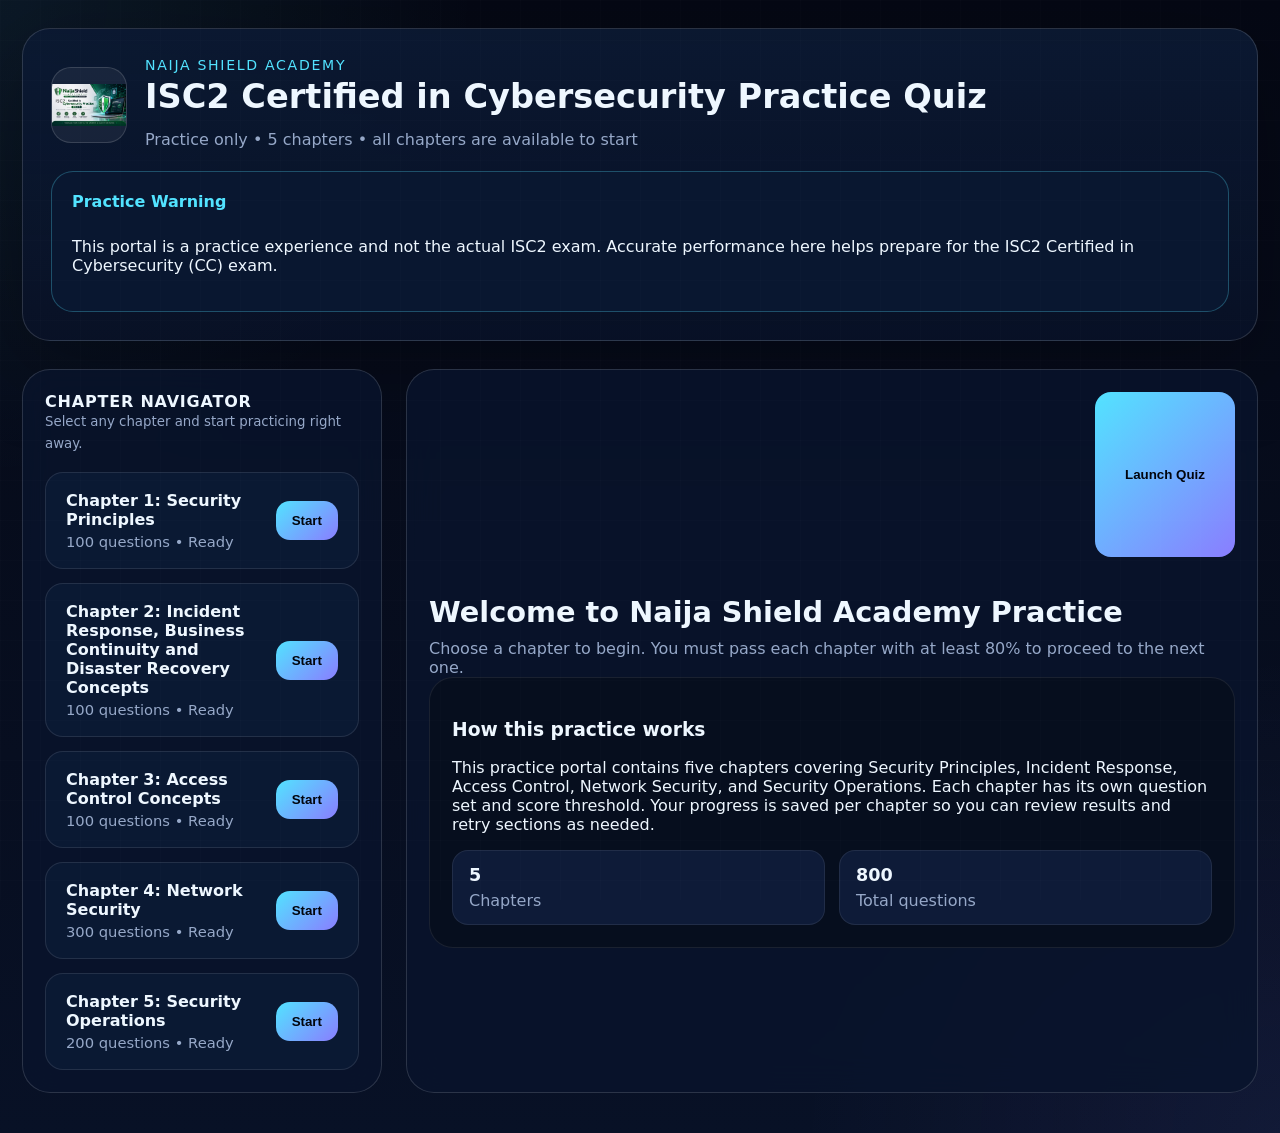
<file: index.html>
<!DOCTYPE html>
<html lang="en">
<head>
  <meta charset="UTF-8" />
  <meta name="viewport" content="width=device-width, initial-scale=1.0" />
  <meta name="description" content="Naija Shield Academy ISC2 Certified in Cybersecurity practice portal with chapter gating, scoring, and futuristic study UI." />
  <title>Naija Shield Academy | ISC2 Certified in Cybersecurity Practice</title>
  <link rel="icon" href="Image/Preview.png" />
  <link rel="stylesheet" href="styles.css" />
</head>
<body>
  <div class="app-shell">
    <header class="hero-panel">
      <div class="brand-block">
        <img class="brand-logo" src="Image/Preview.png" alt="Naija Shield Academy Logo" />
        <div>
          <p class="eyebrow">Naija Shield Academy</p>
          <h1>ISC2 Certified in Cybersecurity Practice Quiz</h1>
          <p class="subtitle">Practice only • 5 chapters • all chapters are available to start</p>
        </div>
      </div>
      <div class="warning-card">
        <strong>Practice Warning</strong>
        <p>This portal is a practice experience and not the actual ISC2 exam. Accurate performance here helps prepare for the ISC2 Certified in Cybersecurity (CC) exam.</p>
      </div>
    </header>

    <main class="main-grid">
      <aside class="nav-panel glass-panel">
        <div class="nav-heading">
          <span>Chapter Navigator</span>
          <small>Select any chapter and start practicing right away.</small>
        </div>
        <div id="chapterList" class="chapter-list"></div>
      </aside>

      <section class="content-panel glass-panel">
        <div class="page-actions">
          <button class="control-button primary" id="launchQuizButton">Launch Quiz</button>
        </div>
        <div id="pageContent"></div>
      </section>
    </main>
  </div>

  <template id="chapterCardTemplate">
    <article class="chapter-card">
      <div>
        <h3 class="chapter-title"></h3>
        <p class="chapter-meta"></p>
      </div>
      <button class="chapter-action">Start</button>
    </article>
  </template>

  <script src="script.js"></script>
</body>
</html>
</file>
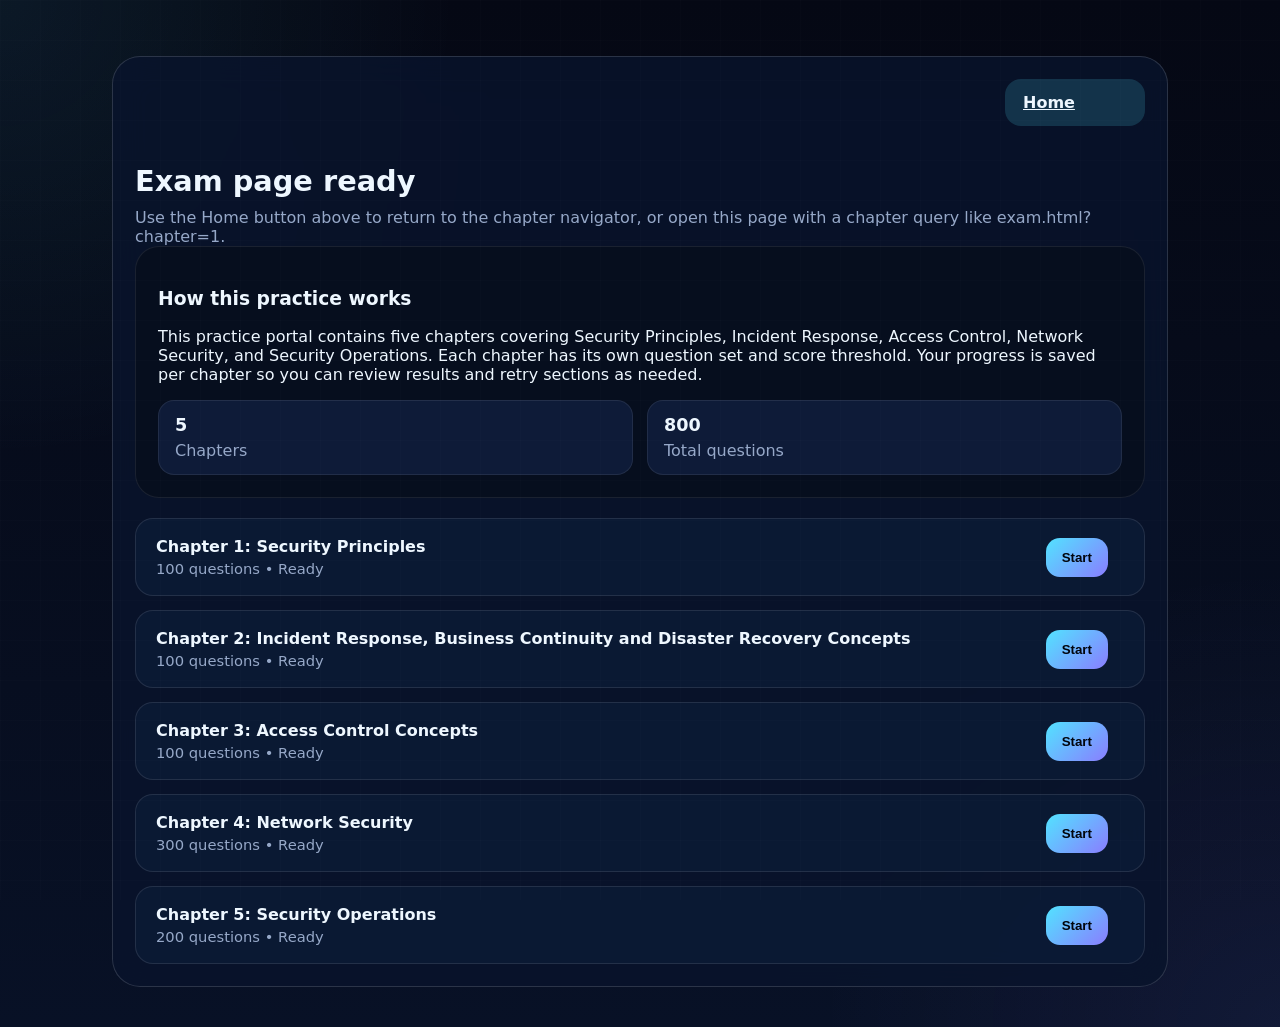
<file: exam.html>
<!DOCTYPE html>
<html lang="en">
<head>
  <meta charset="UTF-8" />
  <meta name="viewport" content="width=device-width, initial-scale=1.0" />
  <meta name="description" content="Naija Shield Academy ISC2 Certified in Cybersecurity dedicated exam page." />
  <title>Naija Shield Academy | Exam</title>
  <link rel="icon" href="Image/Preview.png" />
  <link rel="stylesheet" href="styles.css" />
</head>
<body data-page="exam">
  <div class="app-shell exam-shell">
    <main class="main-grid exam-grid">
      <section class="content-panel glass-panel exam-panel">
        <div class="page-actions exam-actions">
          <a class="control-button" href="index.html">Home</a>
        </div>
        <div id="pageContent"></div>
        <div id="chapterList" class="chapter-list"></div>
      </section>
    </main>
  </div>

  <template id="chapterCardTemplate">
    <article class="chapter-card">
      <div class="chapter-summary">
        <div>
          <h3 class="chapter-title"></h3>
          <p class="chapter-meta"></p>
        </div>
        <button class="chapter-action">Start</button>
      </div>
      <div class="chapter-body"></div>
    </article>
  </template>

  <script src="script.js"></script>
</body>
</html>
</file>
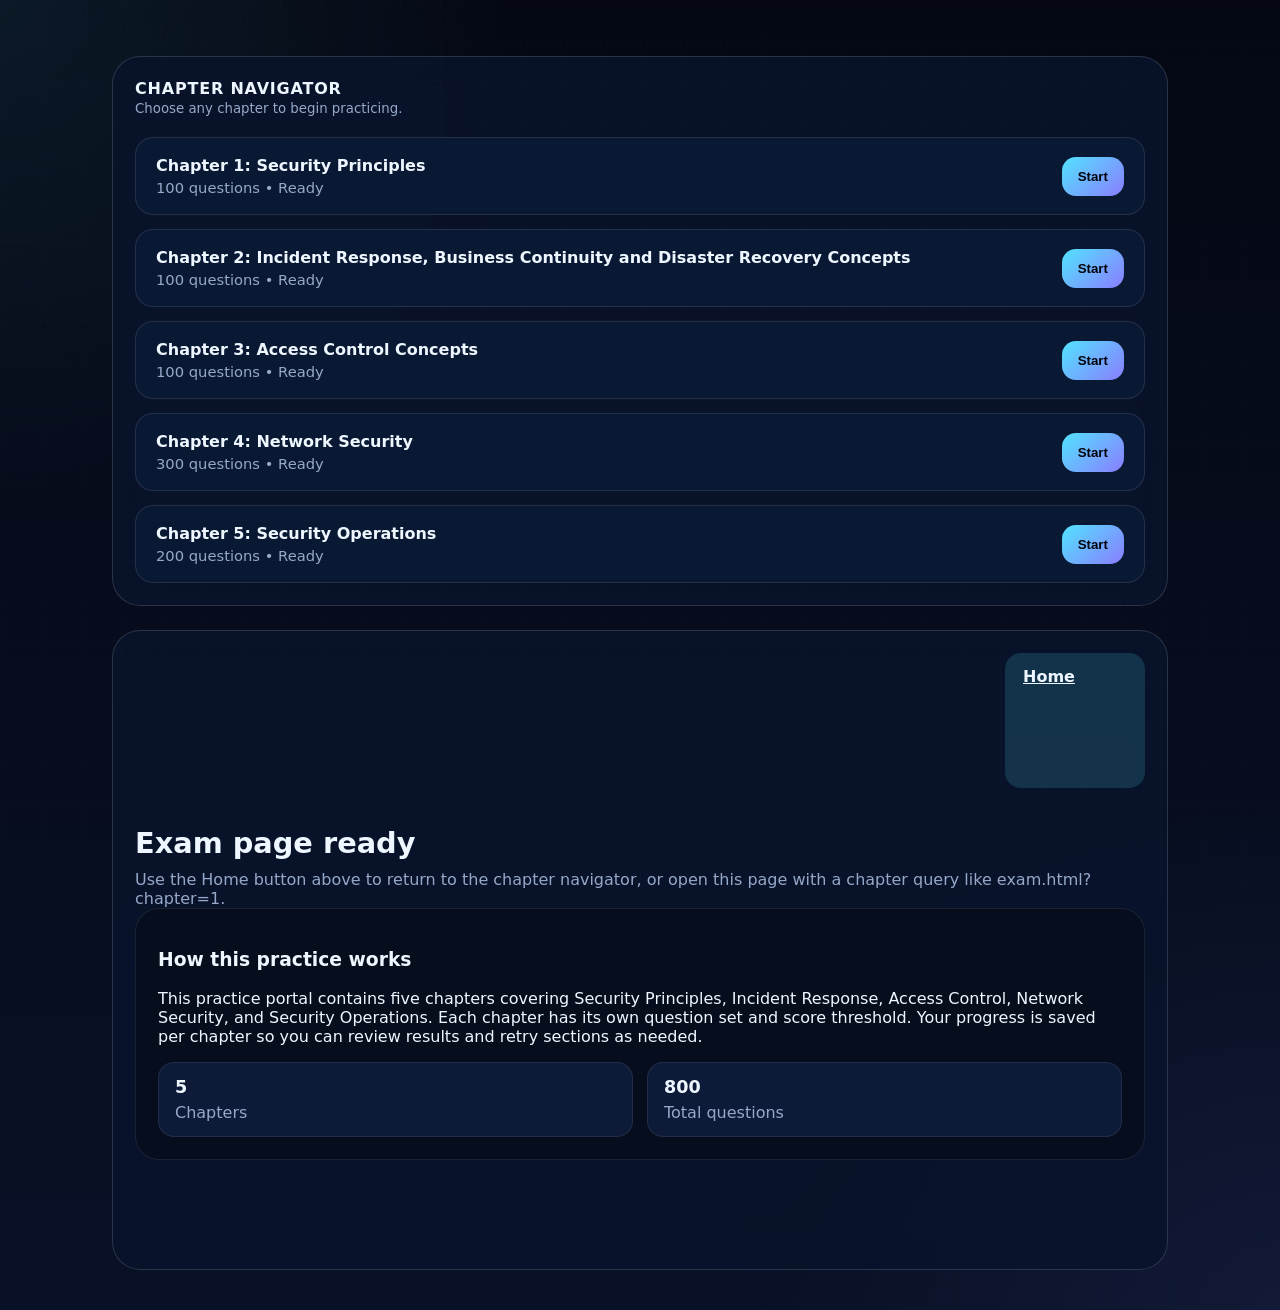
<file: practice.html>
<!DOCTYPE html>
<html lang="en">
<head>
  <meta charset="UTF-8" />
  <meta name="viewport" content="width=device-width, initial-scale=1.0" />
  <meta name="description" content="Naija Shield Academy ISC2 Certified in Cybersecurity practice portal." />
  <title>Naija Shield Academy | Practice</title>
  <link rel="icon" href="Image/Preview.png" />
  <link rel="stylesheet" href="styles.css" />
</head>
<body data-page="exam">
  <div class="app-shell exam-shell">
    <main class="main-grid exam-grid">
      <aside class="nav-panel glass-panel">
        <div class="nav-heading">
          <span>Chapter Navigator</span>
          <small>Choose any chapter to begin practicing.</small>
        </div>
        <div id="chapterList" class="chapter-list"></div>
      </aside>

      <section class="content-panel glass-panel exam-panel">
        <div class="page-actions exam-actions">
          <a class="control-button" href="index.html">Home</a>
        </div>
        <div id="pageContent"></div>
      </section>
    </main>
  </div>

  <template id="chapterCardTemplate">
    <article class="chapter-card">
      <div>
        <h3 class="chapter-title"></h3>
        <p class="chapter-meta"></p>
      </div>
      <button class="chapter-action">Start</button>
    </article>
  </template>

  <script src="script.js"></script>
</body>
</html>
</file>
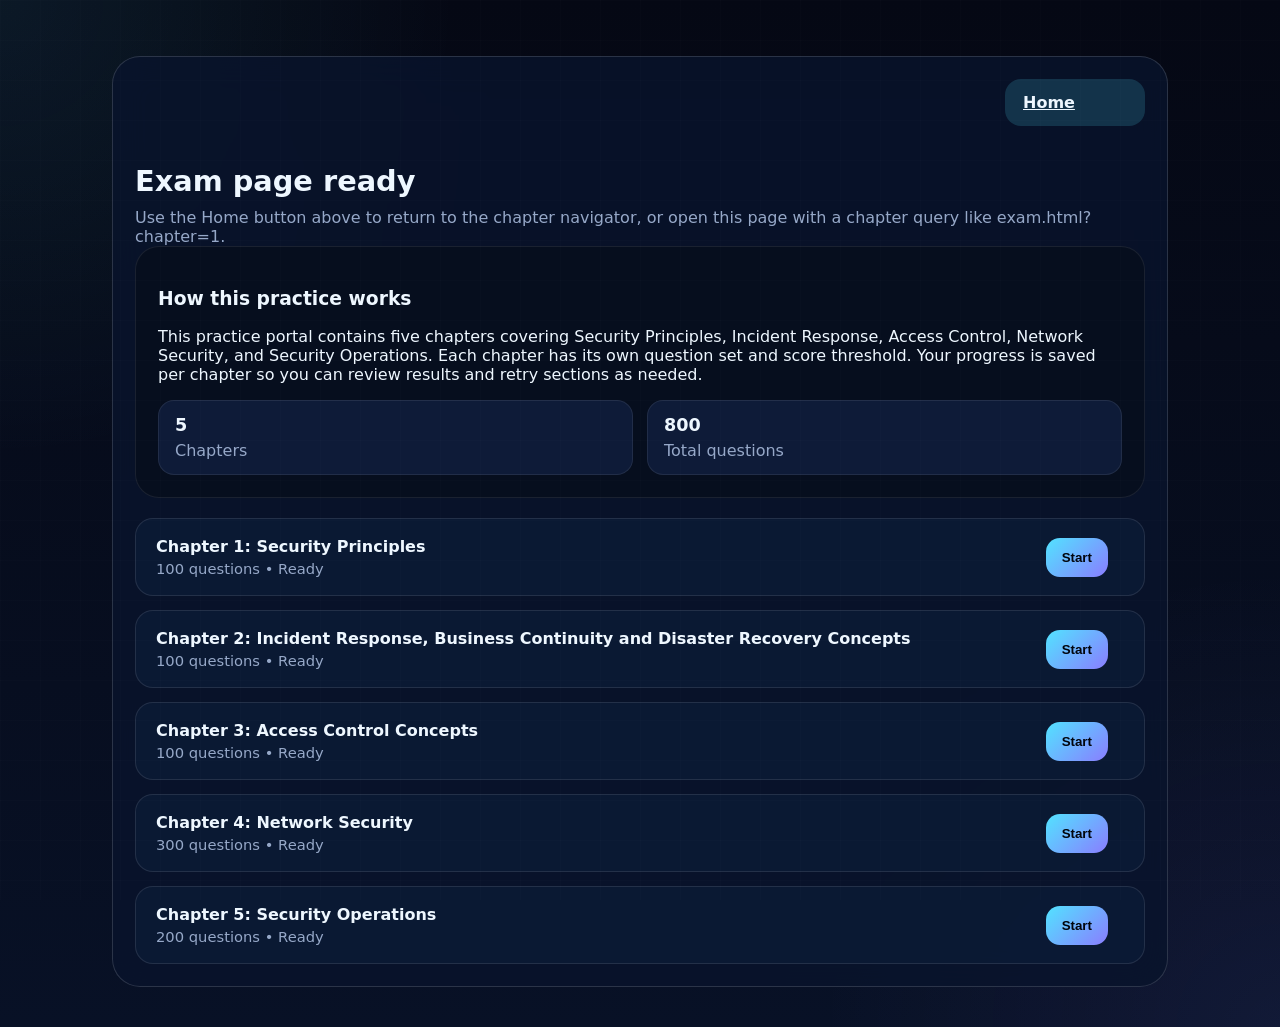
<file: quiz.html>
<!DOCTYPE html>
<html lang="en">
<head>
  <meta charset="UTF-8" />
  <meta name="viewport" content="width=device-width, initial-scale=1.0" />
  <meta name="description" content="Redirecting to the dedicated exam page." />
  <meta http-equiv="refresh" content="0;url=exam.html" />
  <title>Naija Shield Academy | Redirecting</title>
  <link rel="icon" href="Image/Preview.png" />
  <link rel="stylesheet" href="styles.css" />
</head>
<body>
  <p>Redirecting to the dedicated exam page... <a href="exam.html">Click here if you are not redirected.</a></p>
  <script>window.location.replace('exam.html');</script>
</body>
</html>
</file>
<file: styles.css>
:root {
  color-scheme: dark;
  --bg: #050912;
  --surface: rgba(9, 20, 45, 0.82);
  --surface-strong: rgba(14, 30, 62, 0.96);
  --text: #eef7ff;
  --muted: #96a8c8;
  --accent: #52e3ff;
  --accent-2: #8a7dff;
  --glow: rgba(82, 227, 255, 0.2);
  --border: rgba(255, 255, 255, 0.14);
  --shadow: 0 24px 90px rgba(0, 0, 0, 0.28);
}

* {
  box-sizing: border-box;
}

html, body {
  margin: 0;
  min-height: 100%;
  background: radial-gradient(circle at top left, rgba(82, 227, 255, 0.08), transparent 28%),
    radial-gradient(circle at bottom right, rgba(138, 125, 255, 0.08), transparent 28%),
    linear-gradient(180deg, #050814 0%, #081126 100%);
  color: var(--text);
  font-family: Inter, ui-sans-serif, system-ui, -apple-system, BlinkMacSystemFont, "Segoe UI", sans-serif;
}

body::after {
  content: "";
  position: fixed;
  inset: 0;
  background: repeating-linear-gradient(90deg, rgba(255,255,255,0.01) 0, rgba(255,255,255,0.01) 1px, transparent 1px, transparent 40px),
    repeating-linear-gradient(180deg, rgba(255,255,255,0.01) 0, rgba(255,255,255,0.01) 1px, transparent 1px, transparent 40px);
  pointer-events: none;
}

.app-shell {
  max-width: 1440px;
  margin: 0 auto;
  padding: 28px 22px 40px;
}

.hero-panel {
  display: grid;
  gap: 18px;
  padding: 28px;
  border: 1px solid var(--border);
  border-radius: 28px;
  background: linear-gradient(180deg, rgba(11, 25, 50, 0.96), rgba(9, 18, 40, 0.84));
  box-shadow: var(--shadow);
}

.brand-block {
  display: flex;
  gap: 18px;
  align-items: center;
}

.brand-logo {
  width: 76px;
  height: 76px;
  border-radius: 20px;
  border: 1px solid rgba(255,255,255,0.14);
  background: rgba(255,255,255,0.06);
  object-fit: contain;
}

.eyebrow {
  margin: 0 0 6px;
  color: var(--accent);
  font-size: 0.88rem;
  letter-spacing: 0.12em;
  text-transform: uppercase;
}

.hero-panel h1 {
  margin: 0;
  font-size: clamp(2.1rem, 2.5vw, 3.2rem);
  line-height: 1.05;
}

.subtitle {
  margin: 12px 0 0;
  color: var(--muted);
  max-width: 720px;
  line-height: 1.7;
}

.warning-card {
  display: grid;
  gap: 10px;
  padding: 20px;
  border-radius: 22px;
  border: 1px solid rgba(82, 227, 255, 0.28);
  background: rgba(10, 24, 49, 0.92);
}

.warning-card strong {
  color: var(--accent);
  font-size: 1rem;
}

.main-grid {
  display: grid;
  grid-template-columns: minmax(300px, 360px) 1fr;
  gap: 24px;
  margin-top: 28px;
}

.exam-grid {
  grid-template-columns: 1fr;
}

.exam-shell {
  max-width: 1100px;
}

.exam-panel {
  max-width: 1024px;
  margin: 0 auto;
  width: 100%;
}

.glass-panel {
  padding: 22px;
  border: 1px solid var(--border);
  border-radius: 28px;
  background: var(--surface);
  -webkit-backdrop-filter: blur(18px);
  backdrop-filter: blur(18px);
}

.nav-panel {
  display: flex;
  flex-direction: column;
  gap: 18px;
}

.nav-heading span {
  display: block;
  font-weight: 700;
  letter-spacing: 0.05em;
  text-transform: uppercase;
}

.nav-heading small {
  color: var(--muted);
  line-height: 1.6;
}

.chapter-list {
  display: grid;
  gap: 14px;
}

.chapter-card {
  display: grid;
  grid-template-columns: 1fr auto;
  align-items: center;
  gap: 16px;
  padding: 16px 18px;
  border-radius: 18px;
  border: 1px solid rgba(255,255,255,0.1);
  background: rgba(12, 27, 54, 0.88);
}

.chapter-card.expanded {
  grid-template-columns: 1fr;
  align-items: start;
}

.chapter-summary {
  display: flex;
  justify-content: space-between;
  align-items: center;
  gap: 16px;
  width: 100%;
}

.chapter-card.expanded .chapter-summary {
  position: sticky;
  top: 0;
  z-index: 1;
  background: rgba(12, 27, 54, 0.98);
  padding: 18px 20px 12px;
  border-bottom: 1px solid rgba(255,255,255,0.08);
}

.chapter-body {
  grid-column: 1 / -1;
  width: 100%;
  display: none;
  margin-top: 12px;
}

.chapter-card.expanded .chapter-body {
  display: block;
}

.chapter-card h3 {
  margin: 0 0 4px;
  font-size: 1rem;
}

.chapter-meta {
  margin: 0;
  color: var(--muted);
  font-size: 0.92rem;
}

.chapter-action {
  border: none;
  padding: 12px 16px;
  border-radius: 14px;
  background: linear-gradient(135deg, var(--accent), var(--accent-2));
  color: #02050d;
  font-weight: 700;
  cursor: pointer;
  transition: transform 0.18s ease, opacity 0.18s ease;
}

.chapter-action:disabled {
  opacity: 0.4;
  cursor: not-allowed;
}

.chapter-action:hover:not(:disabled) {
  transform: translateY(-1px);
}

.content-panel {
  min-height: 680px;
  display: grid;
  gap: 20px;
}

.page-heading {
  display: grid;
  gap: 10px;
}

.page-heading h2 {
  margin: 0;
  font-size: clamp(1.8rem, 2vw, 2.5rem);
}

.page-heading p {
  margin: 0;
  color: var(--muted);
}

.panel-card {
  padding: 22px;
  border-radius: 24px;
  background: rgba(7, 15, 30, 0.9);
  border: 1px solid rgba(255,255,255,0.08);
}

.page-actions {
  display: flex;
  justify-content: flex-end;
  flex-wrap: wrap;
  gap: 12px;
  margin-bottom: 18px;
}

.page-actions .control-button {
  min-width: 140px;
}

.stats-grid {
  display: grid;
  grid-template-columns: repeat(2, minmax(0, 1fr));
  gap: 14px;
}

.content-panel {
  min-height: 640px;
}

.exam-panel {
  max-width: 1100px;
  margin: 0 auto;
  width: 100%;
}

.exam-actions {
  justify-content: flex-end;
}

.chapter-card {
  padding: 18px 20px;
}

.chapter-body {
  padding-top: 12px;
  border-top: 1px solid rgba(255,255,255,0.08);
}

.chapter-card.expanded {
  margin-bottom: 8px;
}

.stat-pill {
  padding: 14px 16px;
  border-radius: 16px;
  background: rgba(15, 29, 58, 0.96);
  border: 1px solid rgba(255,255,255,0.08);
}

.stat-pill strong {
  display: block;
  font-size: 1.1rem;
  margin-bottom: 6px;
}

.stat-pill span {
  color: var(--muted);
}

.question-card {
  padding: 24px;
  border-radius: 24px;
  background: rgba(8, 16, 32, 0.92);
  border: 1px solid rgba(255,255,255,0.08);
  display: grid;
  gap: 18px;
}

.question-card h3 {
  margin: 0;
  font-size: 1.05rem;
}

.options-grid {
  display: grid;
  gap: 12px;
}

.option-button {
  width: 100%;
  padding: 16px 18px;
  border-radius: 18px;
  border: 1px solid rgba(255,255,255,0.1);
  background: rgba(255,255,255,0.04);
  color: var(--text);
  text-align: left;
  cursor: pointer;
  transition: transform 0.15s ease, background 0.15s ease;
}

.option-button:hover {
  transform: translateY(-1px);
  background: rgba(82, 227, 255, 0.12);
}

.option-button.selected {
  border-color: rgba(82, 227, 255, 0.45);
  background: rgba(82, 227, 255, 0.16);
}

.controls-row {
  display: flex;
  flex-wrap: wrap;
  justify-content: space-between;
  gap: 12px;
  align-items: center;
}

.control-button {
  border: none;
  padding: 14px 18px;
  border-radius: 16px;
  background: rgba(82, 227, 255, 0.16);
  color: var(--text);
  font-weight: 700;
  cursor: pointer;
}

.control-button.primary {
  background: linear-gradient(135deg, var(--accent), var(--accent-2));
  color: #02050d;
}

.control-button:disabled {
  opacity: 0.45;
  cursor: not-allowed;
}

.result-banner {
  padding: 20px 22px;
  border-radius: 18px;
  display: grid;
  gap: 10px;
  border: 1px solid rgba(255,255,255,0.1);
}

.result-banner.pass {
  background: rgba(34, 96, 69, 0.18);
  border-color: rgba(82, 227, 255, 0.22);
}

.result-banner.fail {
  background: rgba(102, 28, 42, 0.18);
  border-color: rgba(255, 71, 110, 0.22);
}

.result-banner strong {
  display: block;
  font-size: 1.05rem;
}

@media (max-width: 1080px) {
  .main-grid {
    grid-template-columns: 1fr;
  }

  .content-panel {
    min-height: auto;
  }
}

@media (max-width: 720px) {
  .app-shell {
    padding: 16px 14px 24px;
  }

  .hero-panel {
    padding: 18px;
  }

  .brand-block {
    flex-direction: column;
    align-items: flex-start;
  }

  .brand-logo {
    width: 64px;
    height: 64px;
  }

  .main-grid {
    gap: 18px;
  }

  .chapter-card {
    grid-template-columns: 1fr;
  }

  .chapter-summary {
    flex-direction: column;
    align-items: stretch;
  }

  .chapter-action {
    width: 100%;
    justify-content: center;
  }

  .chapter-card.expanded .chapter-summary {
    position: static;
    padding: 0;
    border-bottom: none;
    background: transparent;
  }

  .controls-row {
    flex-direction: column;
    align-items: stretch;
  }

  .page-actions {
    justify-content: flex-start;
  }

  .page-heading h2 {
    font-size: 1.8rem;
  }

  .subtitle,
  .warning-card p,
  .chapter-meta,
  .page-heading p {
    font-size: 0.95rem;
  }
}
</file>
